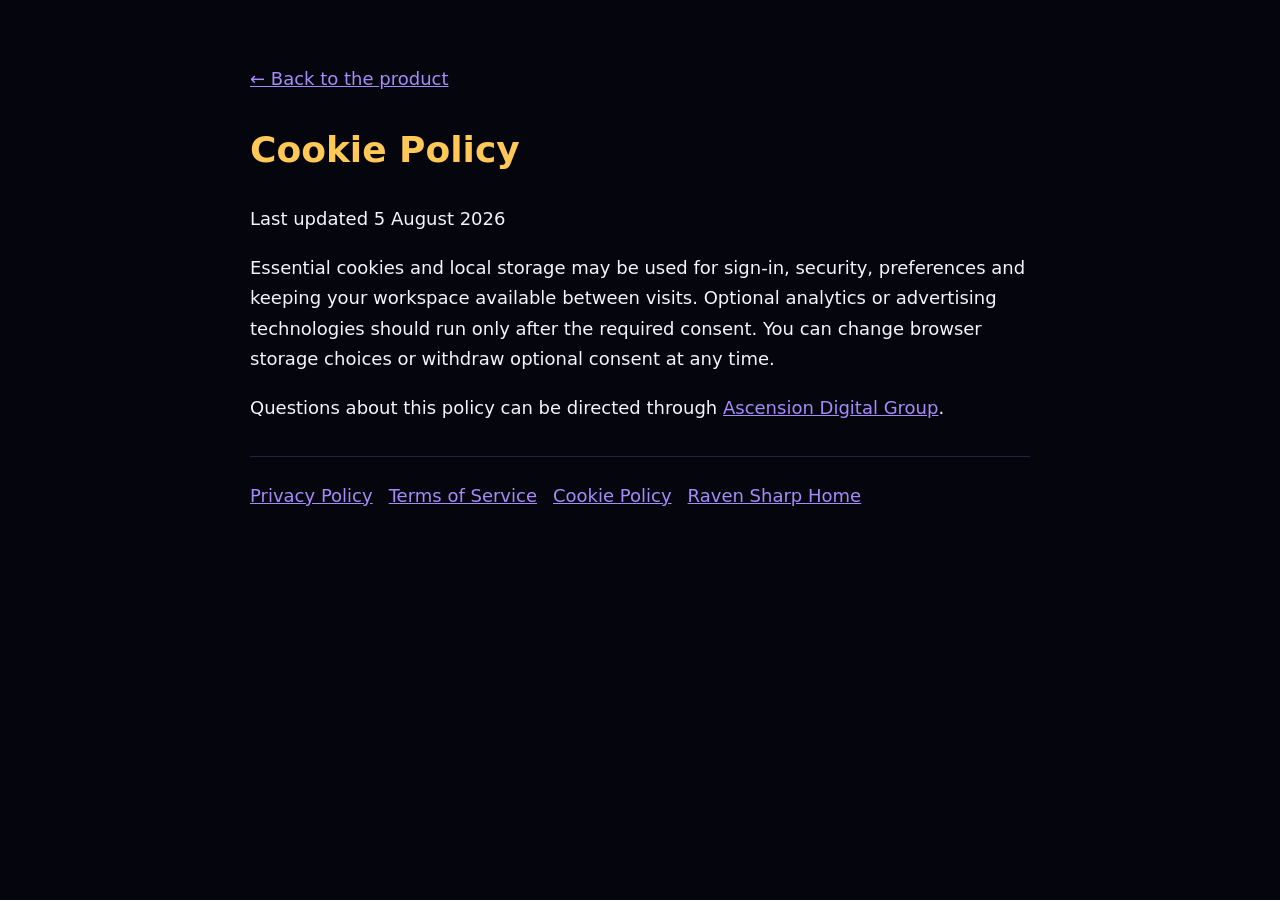
<file: legal/cookies/index.html>
<!doctype html><html lang="en"><head><meta charset="utf-8"><meta name="viewport" content="width=device-width,initial-scale=1"><title>Cookie Policy | Raven Sharp</title><meta name="description" content="Cookie Policy for this Raven Sharp SaaS product."><style>body{margin:0;background:#05050d;color:#f4f4ff;font:18px/1.7 system-ui,sans-serif}main{max-width:780px;margin:auto;padding:64px 24px}a{color:#a78bfa}h1{color:#ffc857}nav{display:flex;flex-wrap:wrap;gap:16px;margin:32px 0;padding-top:24px;border-top:1px solid #23234d}</style></head><body><main><a href="/">← Back to the product</a><h1>Cookie Policy</h1><p>Last updated 5 August 2026</p><p>Essential cookies and local storage may be used for sign-in, security, preferences and keeping your workspace available between visits. Optional analytics or advertising technologies should run only after the required consent. You can change browser storage choices or withdraw optional consent at any time.</p><p>Questions about this policy can be directed through <a href="https://ascensiondigitalgroup.com">Ascension Digital Group</a>.</p><nav aria-label="Legal policies"><a href="/legal/privacy">Privacy Policy</a><a href="/legal/terms">Terms of Service</a><a href="/legal/cookies">Cookie Policy</a><a href="https://raven-sharp.com">Raven Sharp Home</a></nav></main></body></html>
</file>
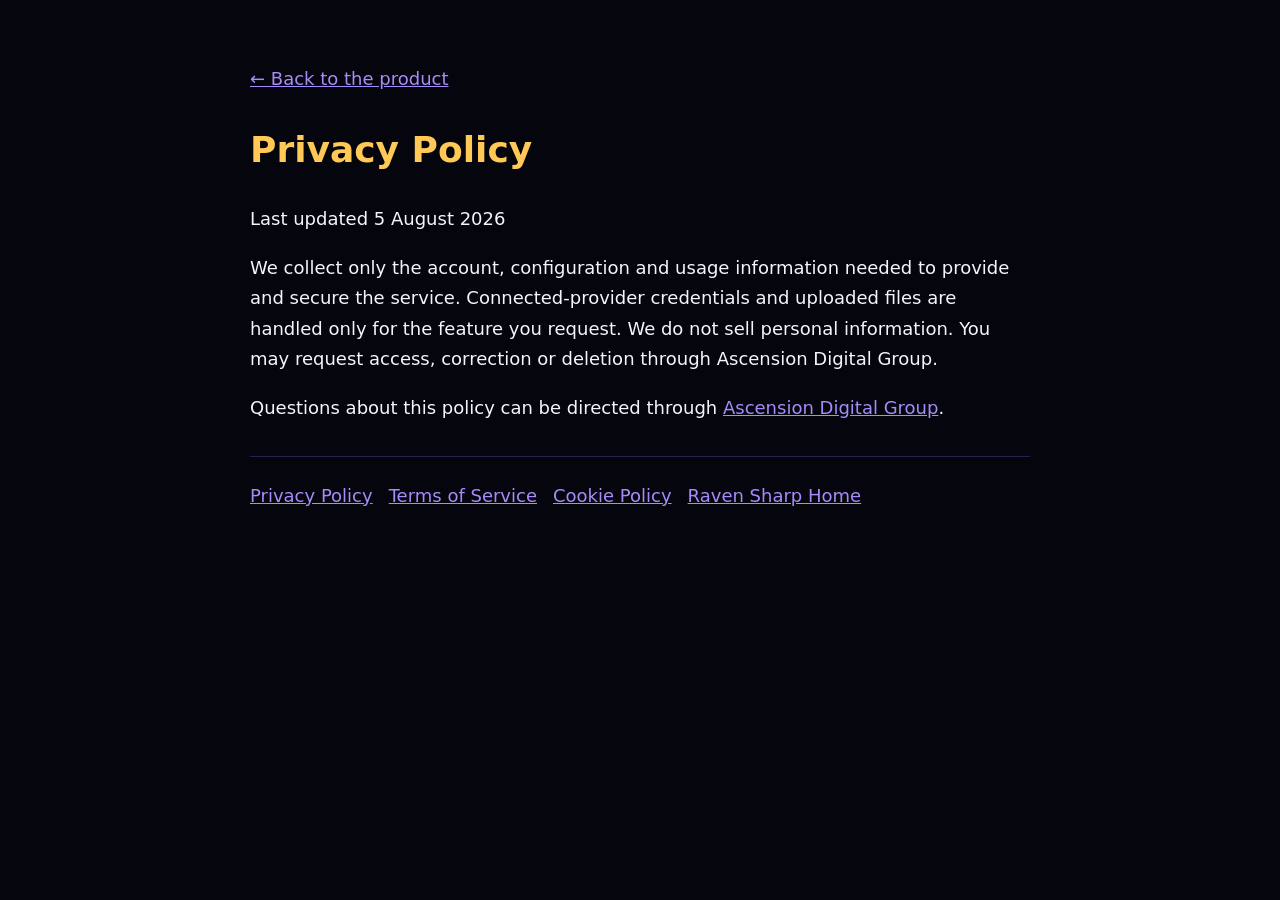
<file: legal/privacy/index.html>
<!doctype html><html lang="en"><head><meta charset="utf-8"><meta name="viewport" content="width=device-width,initial-scale=1"><title>Privacy Policy | Raven Sharp</title><meta name="description" content="Privacy Policy for this Raven Sharp SaaS product."><style>body{margin:0;background:#05050d;color:#f4f4ff;font:18px/1.7 system-ui,sans-serif}main{max-width:780px;margin:auto;padding:64px 24px}a{color:#a78bfa}h1{color:#ffc857}nav{display:flex;flex-wrap:wrap;gap:16px;margin:32px 0;padding-top:24px;border-top:1px solid #23234d}</style></head><body><main><a href="/">← Back to the product</a><h1>Privacy Policy</h1><p>Last updated 5 August 2026</p><p>We collect only the account, configuration and usage information needed to provide and secure the service. Connected-provider credentials and uploaded files are handled only for the feature you request. We do not sell personal information. You may request access, correction or deletion through Ascension Digital Group.</p><p>Questions about this policy can be directed through <a href="https://ascensiondigitalgroup.com">Ascension Digital Group</a>.</p><nav aria-label="Legal policies"><a href="/legal/privacy">Privacy Policy</a><a href="/legal/terms">Terms of Service</a><a href="/legal/cookies">Cookie Policy</a><a href="https://raven-sharp.com">Raven Sharp Home</a></nav></main></body></html>
</file>
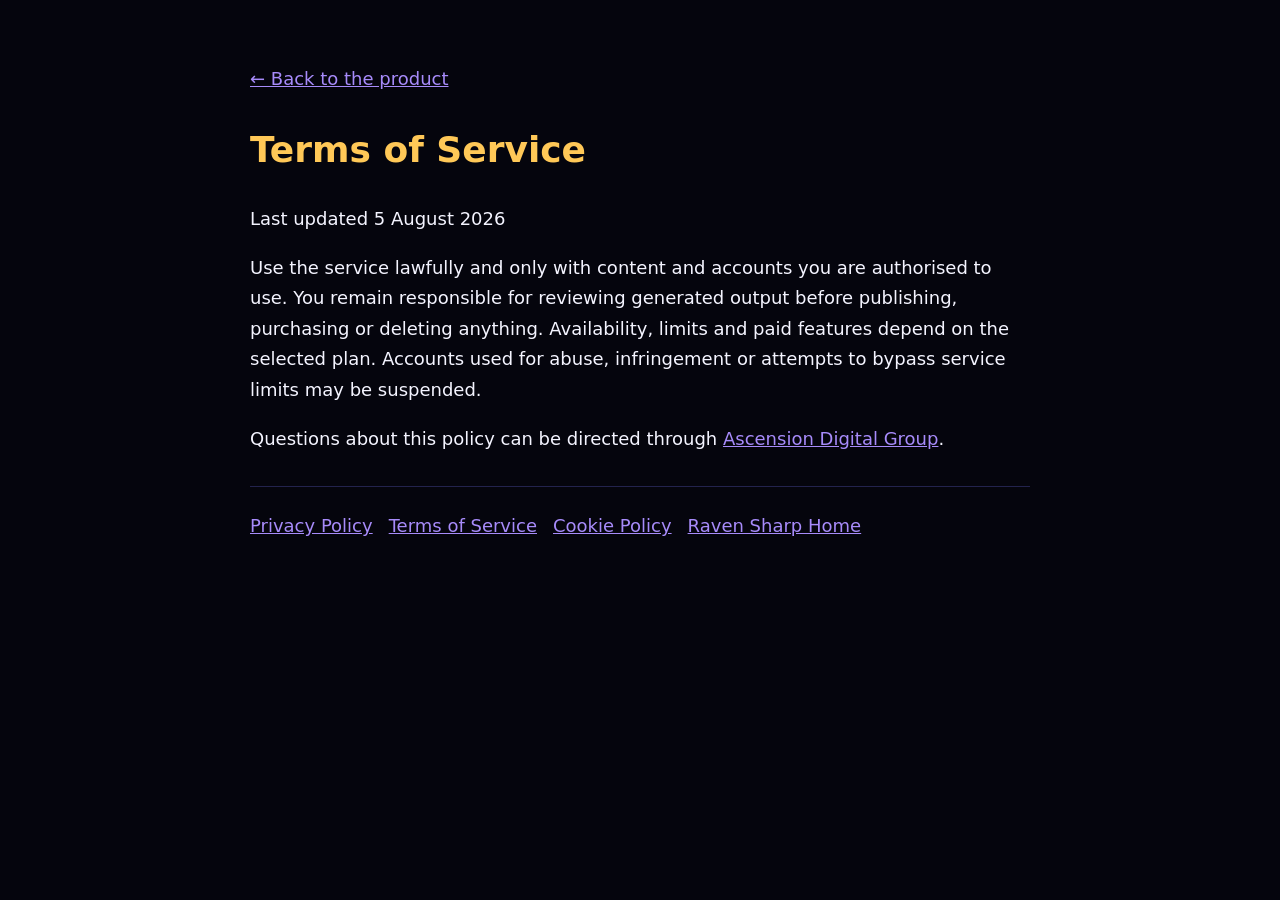
<file: legal/terms/index.html>
<!doctype html><html lang="en"><head><meta charset="utf-8"><meta name="viewport" content="width=device-width,initial-scale=1"><title>Terms of Service | Raven Sharp</title><meta name="description" content="Terms of Service for this Raven Sharp SaaS product."><style>body{margin:0;background:#05050d;color:#f4f4ff;font:18px/1.7 system-ui,sans-serif}main{max-width:780px;margin:auto;padding:64px 24px}a{color:#a78bfa}h1{color:#ffc857}nav{display:flex;flex-wrap:wrap;gap:16px;margin:32px 0;padding-top:24px;border-top:1px solid #23234d}</style></head><body><main><a href="/">← Back to the product</a><h1>Terms of Service</h1><p>Last updated 5 August 2026</p><p>Use the service lawfully and only with content and accounts you are authorised to use. You remain responsible for reviewing generated output before publishing, purchasing or deleting anything. Availability, limits and paid features depend on the selected plan. Accounts used for abuse, infringement or attempts to bypass service limits may be suspended.</p><p>Questions about this policy can be directed through <a href="https://ascensiondigitalgroup.com">Ascension Digital Group</a>.</p><nav aria-label="Legal policies"><a href="/legal/privacy">Privacy Policy</a><a href="/legal/terms">Terms of Service</a><a href="/legal/cookies">Cookie Policy</a><a href="https://raven-sharp.com">Raven Sharp Home</a></nav></main></body></html>
</file>
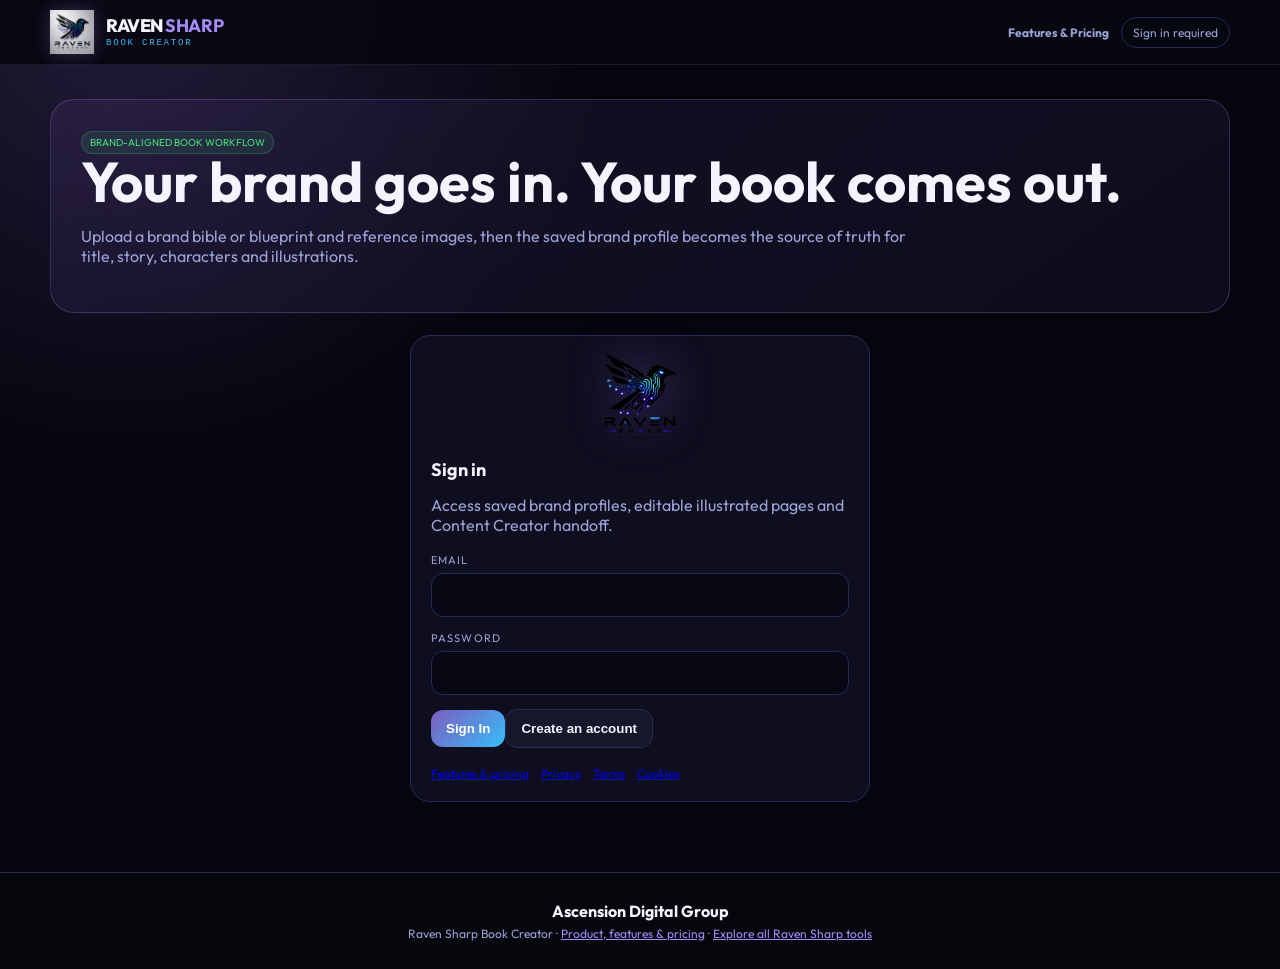
<file: studio-v2.html>
<!doctype html>
<html lang="en">
<head>
<meta charset="utf-8"><meta name="viewport" content="width=device-width,initial-scale=1">
<title>Raven Sharp Book Studio v2</title>
<link href="https://fonts.googleapis.com/css2?family=Outfit:wght@400;500;600;700;800;900&display=swap" rel="stylesheet">
<style>
:root{--bg:#05050d;--panel:#0e0e1f;--panel2:#171732;--line:#29295a;--text:#f4f4ff;--muted:#9ba3d9;--purple:#7c5cbf;--blue:#38bdf8;--gold:#ffc857;--green:#4ade80}*{box-sizing:border-box}body{margin:0;background:radial-gradient(circle at 10% 0,rgba(124,92,191,.25),transparent 32%),var(--bg);color:var(--text);font-family:Outfit,system-ui,sans-serif}.wrap{width:min(1180px,calc(100% - 28px));margin:auto}header{position:sticky;top:0;z-index:20;background:rgba(5,5,13,.92);backdrop-filter:blur(16px);border-bottom:1px solid var(--line)}.nav{min-height:72px;display:flex;align-items:center;gap:12px}.nav img{width:44px;height:44px;object-fit:contain}.brand b{display:block;font-size:18px}.brand span{font-size:11px;color:var(--muted);text-transform:uppercase;letter-spacing:.12em}.pill{margin-left:auto;border:1px solid var(--line);padding:7px 11px;border-radius:999px;color:var(--muted);font-size:12px}main{padding:34px 0 70px}.hero{padding:30px;border:1px solid rgba(167,139,250,.25);background:linear-gradient(145deg,rgba(124,92,191,.13),rgba(14,14,31,.94));border-radius:24px;margin-bottom:22px}.hero h1{font-size:clamp(32px,5vw,56px);line-height:1;margin:0 0 12px}.hero p{color:var(--muted);max-width:850px}.grid{display:grid;grid-template-columns:360px 1fr;gap:18px}.card{background:var(--panel);border:1px solid var(--line);border-radius:20px;padding:20px;margin-bottom:18px}.card h2{font-size:18px;margin:0 0 14px}.label{display:block;font-size:11px;color:var(--muted);text-transform:uppercase;letter-spacing:.1em;margin:14px 0 6px}input,textarea,select{width:100%;background:#080815;border:1px solid var(--line);color:var(--text);border-radius:12px;padding:11px 12px;font:inherit}textarea{min-height:110px;resize:vertical}.row{display:flex;gap:9px;flex-wrap:wrap}.btn{border:0;border-radius:12px;padding:11px 15px;font-weight:800;background:linear-gradient(135deg,var(--purple),var(--blue));color:#fff;cursor:pointer}.btn.secondary{background:#17172b;border:1px solid var(--line);color:var(--text)}.btn:disabled{opacity:.45;cursor:not-allowed}.hidden{display:none}.notice{padding:12px;border-radius:12px;background:rgba(255,200,87,.08);border:1px solid rgba(255,200,87,.22);color:#ffe3a1;font-size:12px;margin:12px 0}.status{font-size:12px;color:var(--muted);margin-top:10px;white-space:pre-wrap}.progress{height:7px;background:#17172b;border-radius:99px;overflow:hidden;margin:10px 0}.progress i{display:block;height:100%;background:linear-gradient(90deg,var(--purple),var(--blue));width:0%;transition:.3s}.refs{display:grid;grid-template-columns:repeat(3,1fr);gap:8px;margin-top:10px}.ref{border:1px solid var(--line);border-radius:12px;padding:6px}.ref img{width:100%;aspect-ratio:1;object-fit:cover;border-radius:8px}.pages{display:grid;gap:12px}.page{border:1px solid var(--line);background:#080815;border-radius:16px;padding:14px;display:grid;grid-template-columns:150px 1fr;gap:14px}.page img{width:150px;height:150px;object-fit:cover;border-radius:12px;background:#111}.page textarea{min-height:85px}.tag{display:inline-flex;background:rgba(74,222,128,.1);color:var(--green);border:1px solid rgba(74,222,128,.2);border-radius:999px;padding:4px 8px;font-size:10px}@media(max-width:850px){.grid{grid-template-columns:1fr}.page{grid-template-columns:1fr}.page img{width:100%;height:auto;aspect-ratio:1}}

/* Persistent approved Raven Sharp shell */
header.rs-app-header{position:sticky;top:0;z-index:20;background:rgba(8,8,16,.94);backdrop-filter:blur(18px);border-bottom:1px solid rgba(255,255,255,.08)}
.rs-top{min-height:64px;display:flex;align-items:center;gap:12px}.rs-top>img{width:44px;height:44px;object-fit:contain;filter:drop-shadow(0 0 8px rgba(124,92,191,.4))}
.rs-brand{font-family:'Cabinet Grotesk','Outfit',sans-serif;font-size:18px;font-weight:800;letter-spacing:-.025em;line-height:1}.rs-brand strong{color:#a78bfa}.rs-brand small{display:block;margin-top:4px;font:500 9px/1 'DM Mono',monospace;letter-spacing:.2em;text-transform:uppercase;color:#38bdf8}
.rs-nav-home{margin-left:auto;color:var(--muted);text-decoration:none;font-size:12px;font-weight:700}.rs-nav-home:hover{color:#fff}.rs-top .pill{margin-left:0}.auth-raven{text-align:center;margin:-6px 0 12px}.auth-raven img{width:92px;height:92px;object-fit:contain;filter:drop-shadow(0 0 22px rgba(124,92,191,.45))}
h1,h2,h3,h4{font-family:'Cabinet Grotesk','Outfit',system-ui,sans-serif}@media(max-width:560px){.rs-nav-home{display:none}.rs-top .pill{font-size:10px;padding:6px 8px}}
</style>
<link href="https://api.fontshare.com/v2/css?f[]=cabinet-grotesk@400,500,700,800,900&display=swap" rel="stylesheet">
</head>
<body>
<header class="rs-app-header"><div class="wrap nav rs-top"><img src="/brands/ravenSharpLogo.png" alt="Raven Sharp"><div class="rs-brand">RAVEN <strong>SHARP</strong><small>Book Creator</small></div><a class="rs-nav-home" href="/">Features &amp; Pricing</a><div class="pill" id="user-pill">Checking account…</div></div></header>
<main class="wrap">
<section class="hero"><span class="tag">BRAND-ALIGNED BOOK WORKFLOW</span><h1>Your brand goes in. Your book comes out.</h1><p>Upload a brand bible or blueprint and reference images, then the saved brand profile becomes the source of truth for title, story, characters and illustrations.</p></section>
<div id="login-card" class="card hidden" style="max-width:460px;margin:auto"><div class="auth-raven"><img src="/brands/ravenCentre.png" alt=""></div><h2 id="auth-heading">Sign in</h2><p style="color:var(--muted);margin:6px 0 18px">Access saved brand profiles, editable illustrated pages and Content Creator handoff.</p><div id="name-row" class="hidden"><label class="label">Name</label><input id="name" autocomplete="name"></div><label class="label">Email</label><input id="email" type="email" autocomplete="email"><label class="label">Password</label><input id="password" type="password" autocomplete="current-password"><button class="btn" id="auth-button" style="margin-top:14px" onclick="submitAuth()">Sign In</button><button class="btn secondary" id="auth-toggle" style="margin-top:14px" onclick="toggleAuth()">Create an account</button><div class="status" id="login-status"></div><nav aria-label="Product and legal links" style="display:flex;flex-wrap:wrap;gap:12px;margin-top:18px;font-size:12px"><a href="/">Features &amp; pricing</a><a href="/legal/privacy">Privacy</a><a href="/legal/terms">Terms</a><a href="/legal/cookies">Cookies</a></nav></div>
<div id="studio" class="grid hidden">
<aside>
<section class="card"><h2>1. Brand profile</h2><label class="label">Saved brand</label><select id="brand-select" onchange="selectBrand()"></select><button class="btn secondary" style="margin-top:9px" onclick="toggleBrandForm()">+ New / edit brand</button><div id="brand-form" class="hidden"><label class="label">Brand name</label><input id="brand-name"><label class="label">Brand bible / rules</label><textarea id="brand-bible"></textarea><div class="row"><div style="flex:1"><label class="label">Primary</label><input type="color" id="primary" value="#7c5cbf"></div><div style="flex:1"><label class="label">Secondary</label><input type="color" id="secondary" value="#38bdf8"></div></div><button class="btn" style="margin-top:10px" onclick="saveBrand()">Save Brand</button></div>
<label class="label">Upload brand bible / blueprint</label><input id="bible-file" type="file" accept=".pdf,.docx,.txt,.md,.json"><button class="btn secondary" style="margin-top:8px" onclick="uploadBible()">Read & Attach Blueprint</button>
<label class="label">Upload reference image</label><input id="ref-file" type="file" accept="image/*"><input id="ref-name" placeholder="Character / style / product name" style="margin-top:7px"><input id="ref-desc" placeholder="Exact visual details to preserve" style="margin-top:7px"><button class="btn secondary" id="ref-upload-btn" style="margin-top:8px" onclick="uploadReference()">Add Reference</button><div class="refs" id="refs"></div>
<div class="notice">Reference images are used as visual anchors. The written brand bible controls voice, audience, canon, colours and do/don't rules.</div></section>
</aside>
<section>
<div class="card"><h2>2. Create the book</h2><div class="row"><div style="flex:1"><label class="label">Reader / age</label><input id="audience" placeholder="e.g. ages 4–7"></div><div style="width:140px"><label class="label">Pages</label><input id="page-count" type="number" min="4" max="30" value="12"></div></div><label class="label">Book idea</label><textarea id="idea" placeholder="Describe the story, learning goal, theme or book concept. The selected brand bible and reference images will be applied automatically."></textarea><label style="display:flex;align-items:center;gap:8px;color:var(--muted);font-size:13px;margin:10px 0"><input id="make-images" type="checkbox" checked style="width:auto"> Generate illustrations now</label><button class="btn" id="generate-btn" onclick="generateBook()">Generate Brand-Aligned Book</button><div class="progress"><i id="bar"></i></div><div class="status" id="status"></div></div>
<div class="card hidden" id="book-card"><div class="row" style="align-items:center"><div style="flex:1"><label class="label">Book title</label><input id="book-title" maxlength="60"></div><button class="btn secondary" onclick="saveBook()">Save Book</button><button class="btn" onclick="sendToVideo()">Send to Video Creator →</button></div><div class="pages" id="pages"></div></div>
</section>
</div>
</main>
<footer style="padding:28px 20px;text-align:center;border-top:1px solid var(--line);background:#05070d;color:var(--muted);font-size:12px"><b style="display:block;color:var(--text);font-size:16px;margin-bottom:5px">Ascension Digital Group</b>Raven Sharp Book Creator · <a href="/" style="color:var(--glow,#a78bfa)">Product, features &amp; pricing</a> · <a href="https://raven-sharp.com" style="color:var(--glow,#a78bfa)">Explore all Raven Sharp tools</a></footer>
<script>
const API='https://books.raven-sharp.com/api';
const requestedTier=new URLSearchParams(location.search).get('tier');
let authMode=location.hash==='#register'?'register':'login';
let user=null,profiles=[],selectedProfile=null,draft=null,savedBookId=null,refBusy=false;
const $=id=>document.getElementById(id);
async function api(path,opts={}){const r=await fetch(API+path,{credentials:'include',...opts,headers:{'Content-Type':'application/json',...(opts.headers||{})}});const d=await r.json().catch(()=>({}));if(!r.ok)throw new Error(d.detail||d.message||('Request failed '+r.status));return d}
function status(t,p){$('status').textContent=t||'';if(p!=null)$('bar').style.width=p+'%'}
function esc(s){return String(s||'').replace(/[&<>"']/g,c=>({'&':'&amp;','<':'&lt;','>':'&gt;','"':'&quot;',"'":'&#39;'}[c]))}
function b64(file){return new Promise((ok,no)=>{const r=new FileReader();r.onload=()=>ok(String(r.result).split(',')[1]);r.onerror=no;r.readAsDataURL(file)})}
function cleanJSON(raw){let s=String(raw||'').trim().replace(/^```(?:json)?/i,'').replace(/```$/,'').trim();const a=s.indexOf('{'),b=s.lastIndexOf('}');if(a>=0&&b>a)s=s.slice(a,b+1);return JSON.parse(s)}
function cleanTitle(raw){
  let value=raw;
  if(value&&typeof value==='object')value=value.title??value.name??'';
  let s=String(value??'').trim();
  s=s.replace(/^```(?:json|text|markdown)?\s*/i,'').replace(/```\s*$/,'').trim();
  if((s.startsWith('{')&&s.endsWith('}'))||(s.startsWith('[')&&s.endsWith(']'))){
    try{const parsed=JSON.parse(s);if(parsed&&typeof parsed==='object'){const candidate=Array.isArray(parsed)?parsed[0]:(parsed.title??parsed.name);if(candidate!=null)s=String(candidate).trim()}}catch(e){}
  }
  const inlineJson=s.match(/^\s*\{[\s\S]*?[\"']title[\"']\s*:\s*[\"']([\s\S]*?)[\"']\s*[,}]\s*$/i);
  if(inlineJson)s=inlineJson[1];
  s=(s.split(/\r?\n/).map(x=>x.trim()).find(Boolean)||'')
    .replace(/^\s*[-•>#]+\s*/,'')
    .replace(/^\*{1,3}|\*{1,3}$/g,'')
    .replace(/^(?:suggested\s+)?(?:book\s+)?title\s*[:\-–—]\s*/i,'')
    .replace(/^[`\"'“”‘’*_~#\s]+|[`\"'“”‘’*_~#\s]+$/g,'')
    .trim();
  return s.slice(0,60)||'Untitled Book';
}

async function init(){try{user=await api('/auth/me');$('user-pill').textContent=user.email;$('studio').classList.remove('hidden');await loadProfiles();await maybeCheckout()}catch(e){$('user-pill').textContent='Sign in required';$('login-card').classList.remove('hidden');renderAuth()}}
function renderAuth(){$('auth-heading').textContent=authMode==='register'?'Create your account':'Sign in';$('auth-button').textContent=authMode==='register'?'Create Account':'Sign In';$('auth-toggle').textContent=authMode==='register'?'Already registered? Sign in':'Create an account';$('name-row').classList.toggle('hidden',authMode!=='register');$('password').autocomplete=authMode==='register'?'new-password':'current-password'}
function toggleAuth(){authMode=authMode==='register'?'login':'register';renderAuth()}
async function submitAuth(){try{const path=authMode==='register'?'/auth/register':'/auth/login';await api(path,{method:'POST',body:JSON.stringify({name:$('name').value,email:$('email').value,password:$('password').value})});location.reload()}catch(e){$('login-status').textContent=e.message}}
async function maybeCheckout(){if(!requestedTier)return;const r=await api('/billing/checkout',{method:'POST',body:JSON.stringify({tier:requestedTier,billing:'monthly'})});if(r.checkout_url)location.href=r.checkout_url}
async function loadProfiles(preferredId=null){profiles=await api('/brand-profiles');$('brand-select').innerHTML='<option value="">Choose a brand…</option>'+profiles.map(p=>`<option value="${esc(p.id)}">${esc(p.name)}</option>`).join('');const nextId=preferredId&&profiles.some(p=>p.id===preferredId)?preferredId:(profiles[0]?.id||'');$('brand-select').value=nextId;selectBrand()}
function selectBrand(){selectedProfile=profiles.find(p=>p.id===$('brand-select').value)||null;if(selectedProfile){$('brand-name').value=selectedProfile.name||'';$('brand-bible').value=selectedProfile.brand_bible||'';$('primary').value=selectedProfile.primary_color||'#7c5cbf';$('secondary').value=selectedProfile.secondary_color||'#38bdf8'}renderRefs()}
function toggleBrandForm(){$('brand-form').classList.toggle('hidden')}
async function saveBrand(){try{const body={name:$('brand-name').value.trim(),brand_bible:$('brand-bible').value.trim(),primary_color:$('primary').value,secondary_color:$('secondary').value,logo_url:selectedProfile?.logo_url||null,characters:selectedProfile?.characters||[]};if(!body.name)throw new Error('Brand name required');let keepId=selectedProfile?.id||null;if(selectedProfile){await api('/brand-profiles/'+selectedProfile.id,{method:'PUT',body:JSON.stringify(body)})}else{const created=await api('/brand-profiles',{method:'POST',body:JSON.stringify(body)});keepId=created.id}await loadProfiles(keepId);$('brand-form').classList.add('hidden')}catch(e){alert(e.message)}}
async function uploadBible(){try{if(!selectedProfile)throw new Error('Choose a brand first');const profileId=selectedProfile.id;const f=$('bible-file').files[0];if(!f)throw new Error('Choose a PDF, DOCX, TXT, MD or JSON file');status('Reading brand blueprint…',5);await api('/v2/brand-profiles/'+profileId+'/upload-document',{method:'POST',body:JSON.stringify({filename:f.name,mime:f.type||'application/octet-stream',content_base64:await b64(f),append:true})});await loadProfiles(profileId);status('Brand blueprint attached and now part of generation context.',10)}catch(e){status('Blueprint failed: '+e.message,0)}}
async function uploadReference(){if(refBusy)return;refBusy=true;$('ref-upload-btn').disabled=true;try{if(!selectedProfile)throw new Error('Choose a brand first');const profileId=selectedProfile.id;const f=$('ref-file').files[0];if(!f)throw new Error('Choose an image');const up=await api('/brand-profiles/'+profileId+'/upload-asset',{method:'POST',body:JSON.stringify({image_base64:await b64(f),mime:f.type||'image/png',filename:f.name})});const fresh=await api('/brand-profiles/'+profileId);const chars=[...(fresh.characters||[]),{name:$('ref-name').value||f.name,description:$('ref-desc').value||'Uploaded visual reference. Preserve appearance and style.',image_url:up.url}];await api('/brand-profiles/'+profileId,{method:'PUT',body:JSON.stringify({name:fresh.name,brand_bible:fresh.brand_bible||'',primary_color:fresh.primary_color,secondary_color:fresh.secondary_color,logo_url:fresh.logo_url,characters:chars})});await loadProfiles(profileId)}catch(e){alert(e.message)}finally{refBusy=false;$('ref-upload-btn').disabled=false}}
function renderRefs(){const refs=selectedProfile?.characters||[];$('refs').innerHTML=refs.filter(x=>x.image_url).map(x=>`<div class="ref"><img src="${esc(x.image_url)}" alt=""><small>${esc(x.name)}</small></div>`).join('')}

async function generateBook(){if(!selectedProfile)return status('Choose a brand profile first.',0);const idea=$('idea').value.trim(),aud=$('audience').value.trim(),count=Math.max(4,Math.min(30,Number($('page-count').value)||12));if(!idea)return status('Enter a book idea.',0);$('generate-btn').disabled=true;$('book-card').classList.add('hidden');savedBookId=null;try{status('Writing story from the selected brand bible…',15);const prompt=`Create a complete illustrated children's book plan. Reader: ${aud||'general children'}. Concept: ${idea}. Exactly ${count} interior pages. The saved brand profile is authoritative. Do not invent changes that contradict its brand bible or established character descriptions. Return STRICT JSON ONLY: {"title":"clean title only","pages":[{"text":"page narration/text","image_prompt":"illustration prompt describing only this page while preserving established characters and visual style"}]}. Do not use markdown.`;const r=await api('/generate/text',{method:'POST',body:JSON.stringify({prompt,brand_profile_id:selectedProfile.id})});const plan=cleanJSON(r.text);draft={title:cleanTitle(plan.title),pages:(plan.pages||[]).slice(0,count).map(p=>({text:p.text||'',image_prompt:p.image_prompt||'',image_url:null}))};$('book-title').value=draft.title;renderPages();$('book-card').classList.remove('hidden');if($('make-images').checked){const ref=(selectedProfile.characters||[]).find(x=>x.image_url)?.image_url||null;for(let i=0;i<draft.pages.length;i++){status(`Illustrating page ${i+1}/${draft.pages.length}…`,25+Math.round(i/draft.pages.length*55));const im=await api('/generate/image',{method:'POST',body:JSON.stringify({prompt:draft.pages[i].image_prompt,brand_profile_id:selectedProfile.id,character_ref_url:ref})});if(im.imageB64){const up=await api('/brand-profiles/'+selectedProfile.id+'/upload-asset',{method:'POST',body:JSON.stringify({image_base64:im.imageB64,mime:'image/png',filename:`book-${Date.now()}-page-${i+1}.png`})});draft.pages[i].image_url=up.url;updatePageImage(i,up.url)}}}status('Book draft ready. Review text/images, then save or send to Video Creator.',90)}catch(e){status('Generation failed: '+e.message,0)}finally{$('generate-btn').disabled=false}}
function updatePageImage(i,url){const slot=$('slot-'+i);if(!slot)return;const img=document.createElement('img');img.src=url;img.alt='Page '+(i+1);slot.replaceChildren(img)}
function renderPages(){$('pages').innerHTML=(draft?.pages||[]).map((p,i)=>`<div class="page"><div id="slot-${i}">${p.image_url?`<img src="${esc(p.image_url)}" alt="Page ${i+1}">`:'<div style="height:150px;border:1px dashed var(--line);border-radius:12px;display:grid;place-items:center;color:var(--muted)">No image</div>'}</div><div><b>Page ${i+1}</b><textarea oninput="draft.pages[${i}].text=this.value">${esc(p.text)}</textarea><details><summary style="color:var(--muted);font-size:12px;cursor:pointer">Illustration prompt</summary><textarea oninput="draft.pages[${i}].image_prompt=this.value">${esc(p.image_prompt)}</textarea></details></div></div>`).join('')}
async function saveBook(){try{if(!draft)throw new Error('Generate a book first');draft.title=cleanTitle($('book-title').value);$('book-title').value=draft.title;const payload={title:draft.title,brand_profile_id:selectedProfile.id,output_format:'digital',pages:draft.pages.map(p=>({text:p.text,image_url:p.image_url}))};if(savedBookId){await api('/books/'+savedBookId,{method:'PUT',body:JSON.stringify(payload)})}else{const b=await api('/books',{method:'POST',body:JSON.stringify(payload)});savedBookId=b.id||b.book?.id}status('Book saved.',95);return savedBookId}catch(e){status('Save failed: '+e.message,0);return null}}
async function sendToVideo(){try{if(!savedBookId)await saveBook();if(!savedBookId)throw new Error('Book must be saved before handoff');status('Packaging book for Video Creator…',96);const h=await api('/v2/books/'+savedBookId+'/video-handoff',{method:'POST',body:'{}'});location.href=h.target_url}catch(e){status('Video handoff failed: '+e.message,0)}}
init();
</script>
</body></html>
</file>
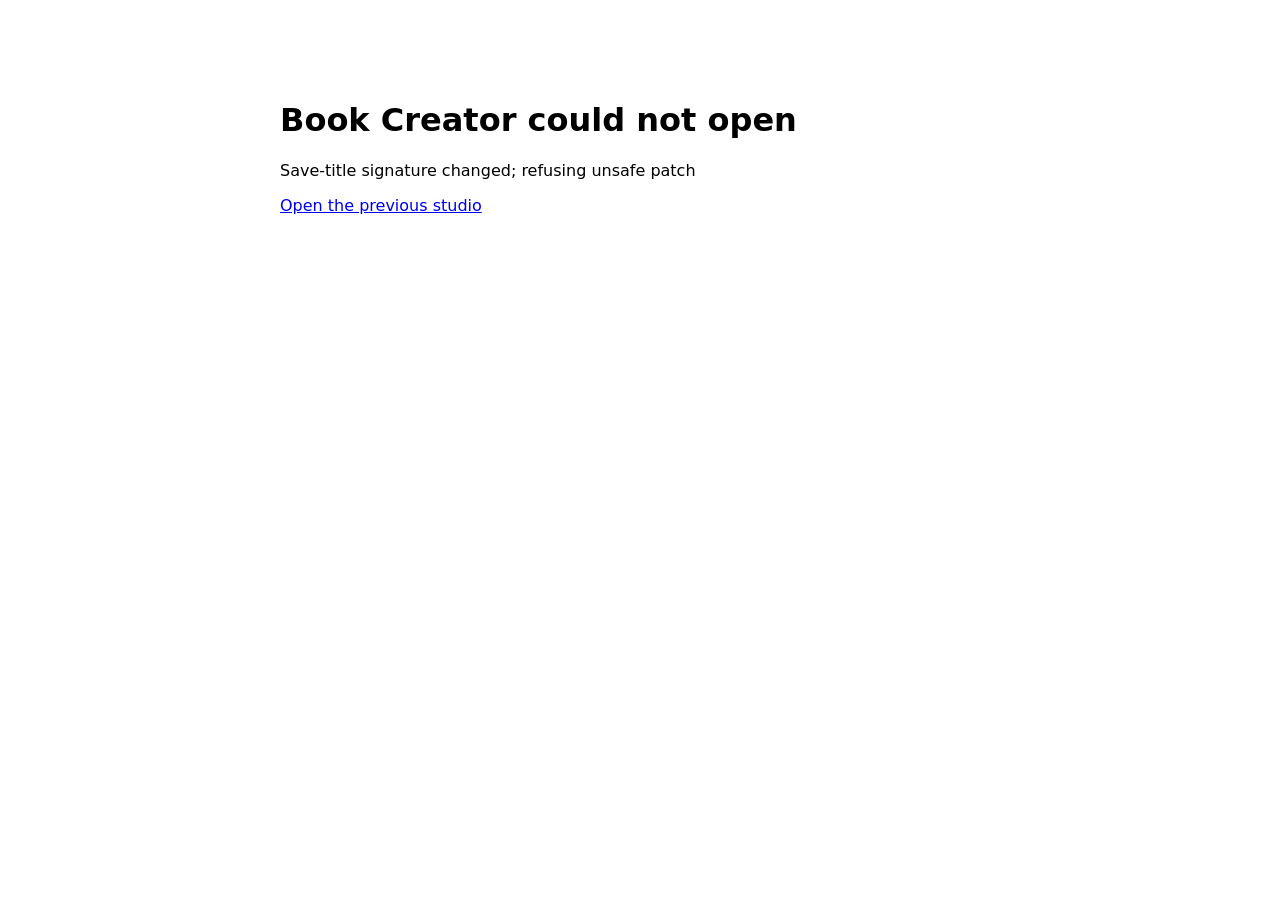
<file: studio-v3.html>
<!doctype html>
<html lang="en">
<head>
<meta charset="utf-8">
<meta name="viewport" content="width=device-width,initial-scale=1">
<title>Raven Sharp Book Creator</title>
</head>
<body>
<p style="font-family:system-ui,sans-serif;padding:24px">Opening Book Creator…</p>
<script>
(async()=>{
  const response=await fetch('/studio-v2.html',{cache:'no-store'});
  if(!response.ok)throw new Error('Could not load Book Creator studio ('+response.status+')');
  let html=await response.text();

  const cleanTitle=`function cleanTitle(raw){
    let value=raw;
    if(value&&typeof value==='object')value=value.title??value.name??'';
    let s=String(value??'').trim();
    s=s.replace(/^\`\`\`(?:json|text|markdown)?\\s*/i,'').replace(/\`\`\`\\s*$/,'').trim();
    if((s.startsWith('{')&&s.endsWith('}'))||(s.startsWith('[')&&s.endsWith(']'))){
      try{const parsed=JSON.parse(s);if(parsed&&typeof parsed==='object'){const candidate=Array.isArray(parsed)?parsed[0]:(parsed.title??parsed.name);if(candidate!=null)s=String(candidate).trim()}}catch(e){}
    }
    const inlineJson=s.match(/^\\s*\\{[\\s\\S]*?[\\"']title[\\"']\\s*:\\s*[\\"']([\\s\\S]*?)[\\"']\\s*[,}]\\s*$/i);
    if(inlineJson)s=inlineJson[1];
    s=(s.split(/\\r?\\n/).map(x=>x.trim()).find(Boolean)||'')
      .replace(/^\\s*[-•>#]+\\s*/,'')
      .replace(/^\\*{1,3}|\\*{1,3}$/g,'')
      .replace(/^(?:suggested\\s+)?(?:book\\s+)?title\\s*[:\\-–—]\\s*/i,'')
      .replace(/^[\`\\"'“”‘’*_~#\\s]+|[\`\\"'“”‘’*_~#\\s]+$/g,'')
      .trim();
    return s.slice(0,60)||'Untitled Book';
  }`;

  const titleFunction=/function cleanTitle\(raw\)\{[\s\S]*?\}\r?\n\r?\nasync function init/;
  if(!titleFunction.test(html))throw new Error('Title cleaner signature changed; refusing unsafe patch');
  html=html.replace(titleFunction,cleanTitle+'\n\nasync function init');

  const saveAssignment=/draft\.title=\$\('book-title'\)\.value\.trim\(\)\|\|'Untitled Book';/;
  if(!saveAssignment.test(html))throw new Error('Save-title signature changed; refusing unsafe patch');
  html=html.replace(saveAssignment,"draft.title=cleanTitle($('book-title').value);$('book-title').value=draft.title;");

  document.open();
  document.write(html);
  document.close();
})().catch(err=>{
  document.body.innerHTML='<main style="max-width:720px;margin:60px auto;font:16px system-ui;padding:20px"><h1>Book Creator could not open</h1><p></p><p><a href="/studio-v2.html">Open the previous studio</a></p></main>';
  document.querySelector('p').textContent=err.message;
});
</script>
</body>
</html>
</file>
